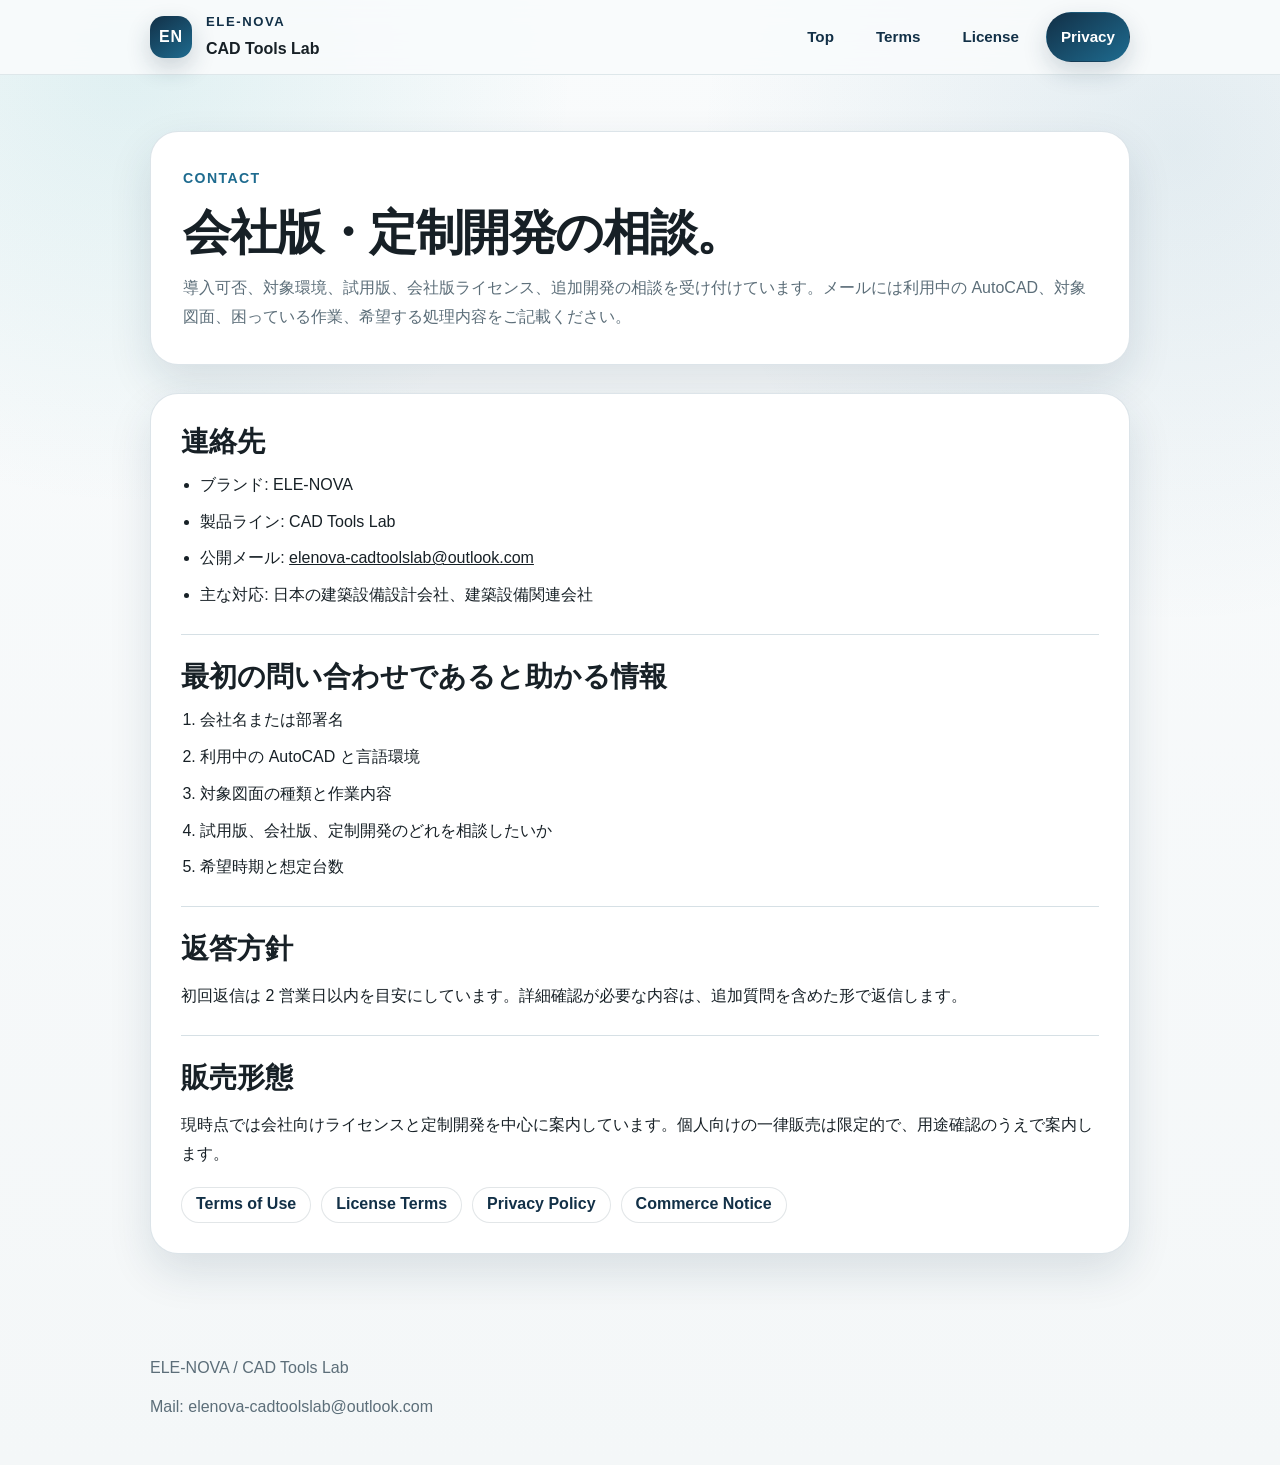
<file: contact.html>
<!doctype html>
<html lang="ja">
<head>
  <meta charset="utf-8">
  <meta name="viewport" content="width=device-width, initial-scale=1">
  <title>お問い合わせ | CAD Tools Lab</title>
  <meta name="description" content="ELE-NOVA / CAD Tools Lab の会社版、試用版、定制開発に関する問い合わせ窓口。">
  <link rel="stylesheet" href="legal.css">
</head>
<body>
  <header>
    <div class="shell header-inner">
      <a class="brand" href="index.html" aria-label="CAD Tools Lab top">
        <span class="mark">EN</span>
        <span class="brand-text">
          <span class="brand-parent">ELE-NOVA</span>
          <span class="brand-product">CAD Tools Lab</span>
        </span>
      </a>
      <nav aria-label="Contact navigation">
        <a href="index.html">Top</a>
        <a href="terms.html">Terms</a>
        <a href="license.html">License</a>
        <a class="nav-cta" href="privacy.html">Privacy</a>
      </nav>
    </div>
  </header>

  <main>
    <div class="shell">
      <section class="hero-card">
        <span class="eyebrow">Contact</span>
        <h1>会社版・定制開発の相談。</h1>
        <p class="lead">導入可否、対象環境、試用版、会社版ライセンス、追加開発の相談を受け付けています。メールには利用中の AutoCAD、対象図面、困っている作業、希望する処理内容をご記載ください。</p>
      </section>

      <section class="content-card">
        <div class="section">
          <h2>連絡先</h2>
          <ul>
            <li>ブランド: ELE-NOVA</li>
            <li>製品ライン: CAD Tools Lab</li>
            <li>公開メール: <a href="mailto:elenova-cadtoolslab@outlook.com">elenova-cadtoolslab@outlook.com</a></li>
            <li>主な対応: 日本の建築設備設計会社、建築設備関連会社</li>
          </ul>
        </div>

        <div class="section">
          <h2>最初の問い合わせであると助かる情報</h2>
          <ol>
            <li>会社名または部署名</li>
            <li>利用中の AutoCAD と言語環境</li>
            <li>対象図面の種類と作業内容</li>
            <li>試用版、会社版、定制開発のどれを相談したいか</li>
            <li>希望時期と想定台数</li>
          </ol>
        </div>

        <div class="section">
          <h2>返答方針</h2>
          <p>初回返信は 2 営業日以内を目安にしています。詳細確認が必要な内容は、追加質問を含めた形で返信します。</p>
        </div>

        <div class="section">
          <h2>販売形態</h2>
          <p>現時点では会社向けライセンスと定制開発を中心に案内しています。個人向けの一律販売は限定的で、用途確認のうえで案内します。</p>
        </div>

        <div class="footer-links">
          <a href="terms.html">Terms of Use</a>
          <a href="license.html">License Terms</a>
          <a href="privacy.html">Privacy Policy</a>
          <a href="tokutei.html">Commerce Notice</a>
        </div>
      </section>
    </div>
  </main>

  <footer>
    <div class="shell">
      <div>ELE-NOVA / CAD Tools Lab</div>
      <div>Mail: elenova-cadtoolslab@outlook.com</div>
    </div>
  </footer>
</body>
</html>
</file>
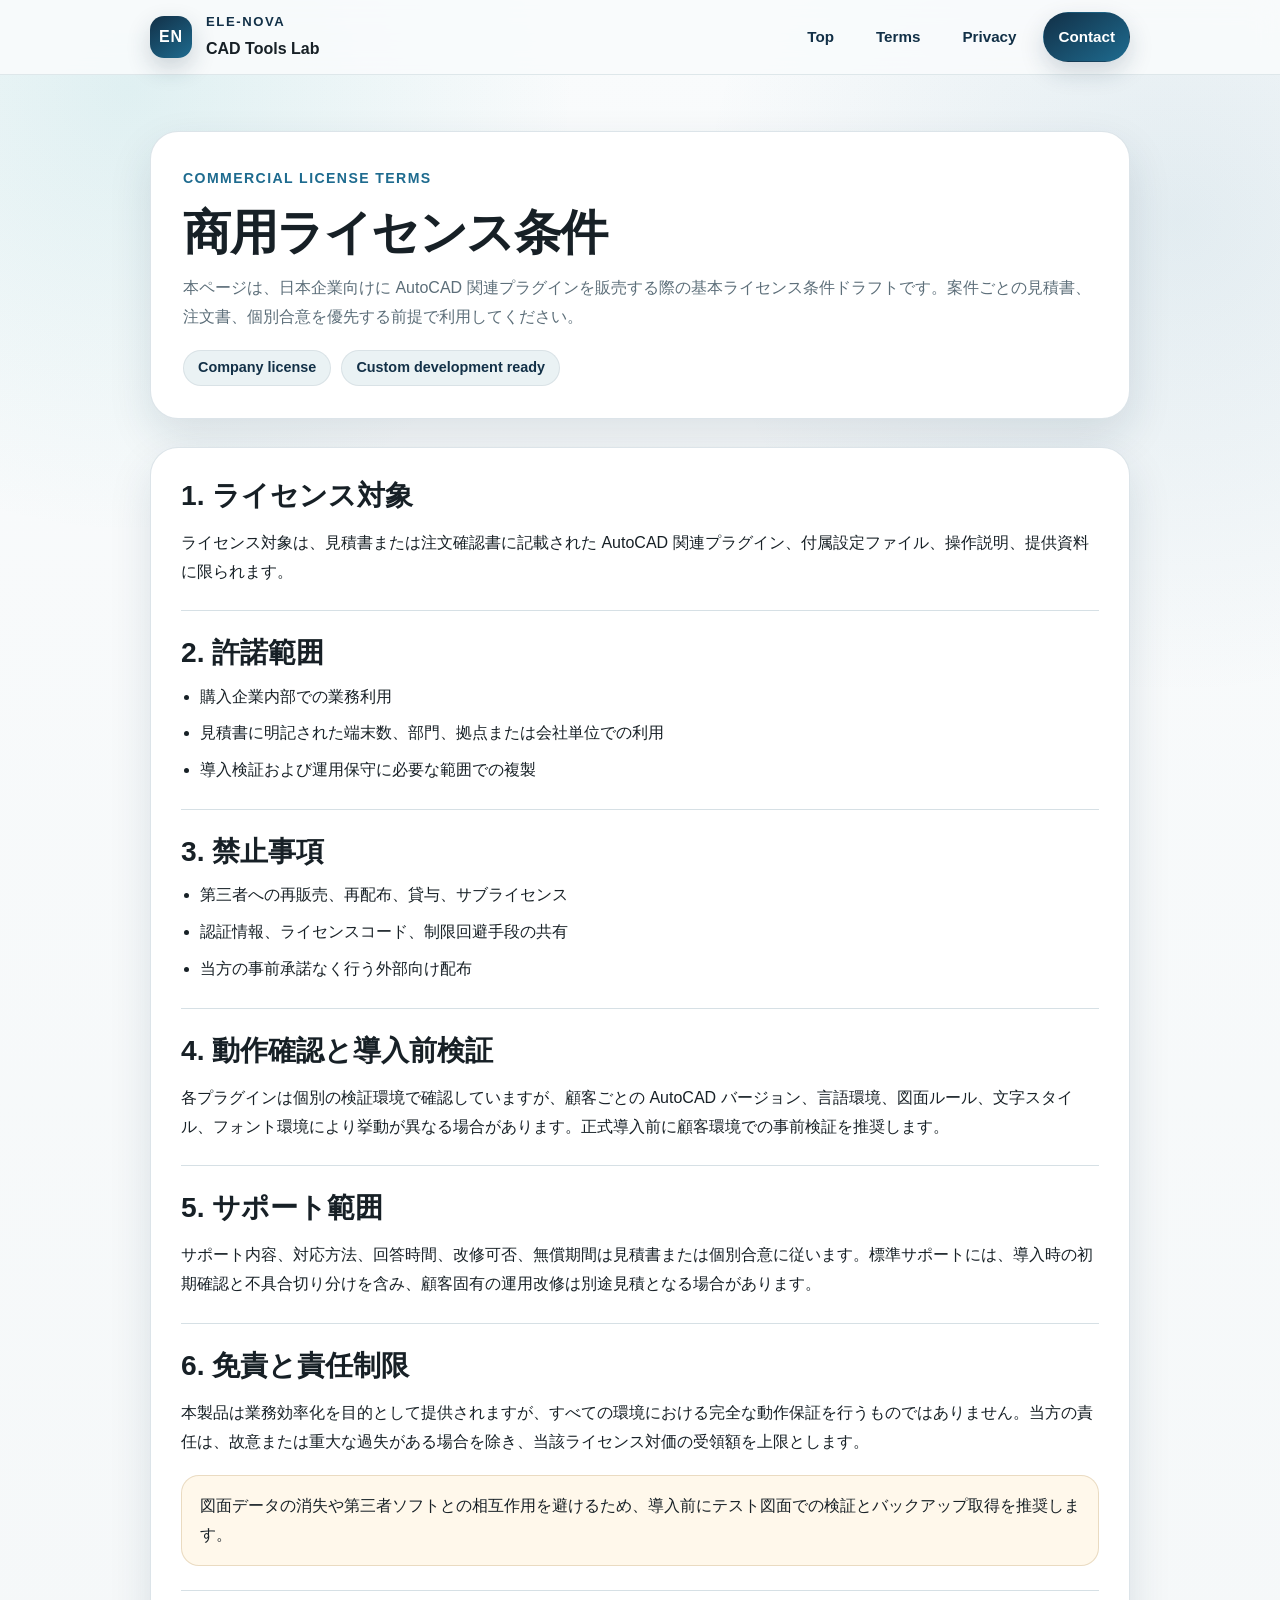
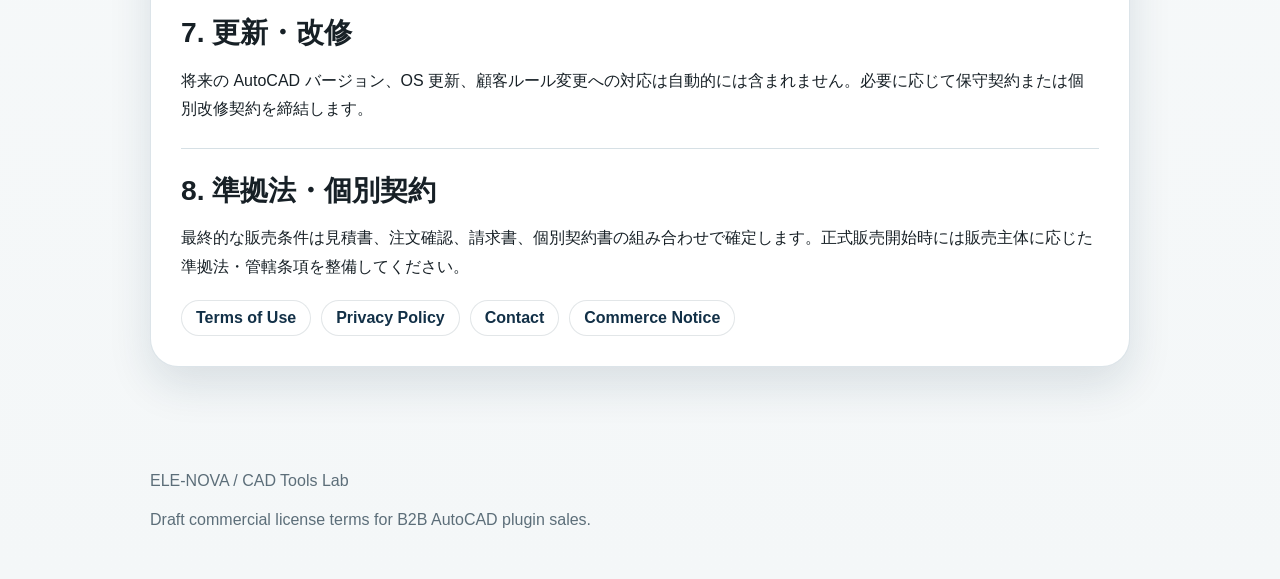
<file: license.html>
<!doctype html>
<html lang="ja">
<head>
  <meta charset="utf-8">
  <meta name="viewport" content="width=device-width, initial-scale=1">
  <title>ライセンス条件 | CAD Tools Lab</title>
  <meta name="description" content="ELE-NOVA / CAD Tools Lab の商用ライセンス条件ドラフト。">
  <link rel="stylesheet" href="legal.css">
</head>
<body>
  <header>
    <div class="shell header-inner">
      <a class="brand" href="index.html" aria-label="CAD Tools Lab top">
        <span class="mark">EN</span>
        <span class="brand-text">
          <span class="brand-parent">ELE-NOVA</span>
          <span class="brand-product">CAD Tools Lab</span>
        </span>
      </a>
      <nav aria-label="Legal navigation">
        <a href="index.html">Top</a>
        <a href="terms.html">Terms</a>
        <a href="privacy.html">Privacy</a>
        <a class="nav-cta" href="contact.html">Contact</a>
      </nav>
    </div>
  </header>

  <main>
    <div class="shell">
      <section class="hero-card">
        <span class="eyebrow">Commercial License Terms</span>
        <h1>商用ライセンス条件</h1>
        <p class="lead">本ページは、日本企業向けに AutoCAD 関連プラグインを販売する際の基本ライセンス条件ドラフトです。案件ごとの見積書、注文書、個別合意を優先する前提で利用してください。</p>
        <div class="meta">
          <span class="badge">Company license</span>
          <span class="badge">Custom development ready</span>
        </div>
      </section>

      <section class="content-card">
        <div class="section">
          <h2>1. ライセンス対象</h2>
          <p>ライセンス対象は、見積書または注文確認書に記載された AutoCAD 関連プラグイン、付属設定ファイル、操作説明、提供資料に限られます。</p>
        </div>

        <div class="section">
          <h2>2. 許諾範囲</h2>
          <ul>
            <li>購入企業内部での業務利用</li>
            <li>見積書に明記された端末数、部門、拠点または会社単位での利用</li>
            <li>導入検証および運用保守に必要な範囲での複製</li>
          </ul>
        </div>

        <div class="section">
          <h2>3. 禁止事項</h2>
          <ul>
            <li>第三者への再販売、再配布、貸与、サブライセンス</li>
            <li>認証情報、ライセンスコード、制限回避手段の共有</li>
            <li>当方の事前承諾なく行う外部向け配布</li>
          </ul>
        </div>

        <div class="section">
          <h2>4. 動作確認と導入前検証</h2>
          <p>各プラグインは個別の検証環境で確認していますが、顧客ごとの AutoCAD バージョン、言語環境、図面ルール、文字スタイル、フォント環境により挙動が異なる場合があります。正式導入前に顧客環境での事前検証を推奨します。</p>
        </div>

        <div class="section">
          <h2>5. サポート範囲</h2>
          <p>サポート内容、対応方法、回答時間、改修可否、無償期間は見積書または個別合意に従います。標準サポートには、導入時の初期確認と不具合切り分けを含み、顧客固有の運用改修は別途見積となる場合があります。</p>
        </div>

        <div class="section">
          <h2>6. 免責と責任制限</h2>
          <p>本製品は業務効率化を目的として提供されますが、すべての環境における完全な動作保証を行うものではありません。当方の責任は、故意または重大な過失がある場合を除き、当該ライセンス対価の受領額を上限とします。</p>
          <div class="callout warn">図面データの消失や第三者ソフトとの相互作用を避けるため、導入前にテスト図面での検証とバックアップ取得を推奨します。</div>
        </div>

        <div class="section">
          <h2>7. 更新・改修</h2>
          <p>将来の AutoCAD バージョン、OS 更新、顧客ルール変更への対応は自動的には含まれません。必要に応じて保守契約または個別改修契約を締結します。</p>
        </div>

        <div class="section">
          <h2>8. 準拠法・個別契約</h2>
          <p>最終的な販売条件は見積書、注文確認、請求書、個別契約書の組み合わせで確定します。正式販売開始時には販売主体に応じた準拠法・管轄条項を整備してください。</p>
        </div>

        <div class="footer-links">
          <a href="terms.html">Terms of Use</a>
          <a href="privacy.html">Privacy Policy</a>
          <a href="contact.html">Contact</a>
          <a href="tokutei.html">Commerce Notice</a>
        </div>
      </section>
    </div>
  </main>

  <footer>
    <div class="shell">
      <div>ELE-NOVA / CAD Tools Lab</div>
      <div>Draft commercial license terms for B2B AutoCAD plugin sales.</div>
    </div>
  </footer>
</body>
</html>
</file>
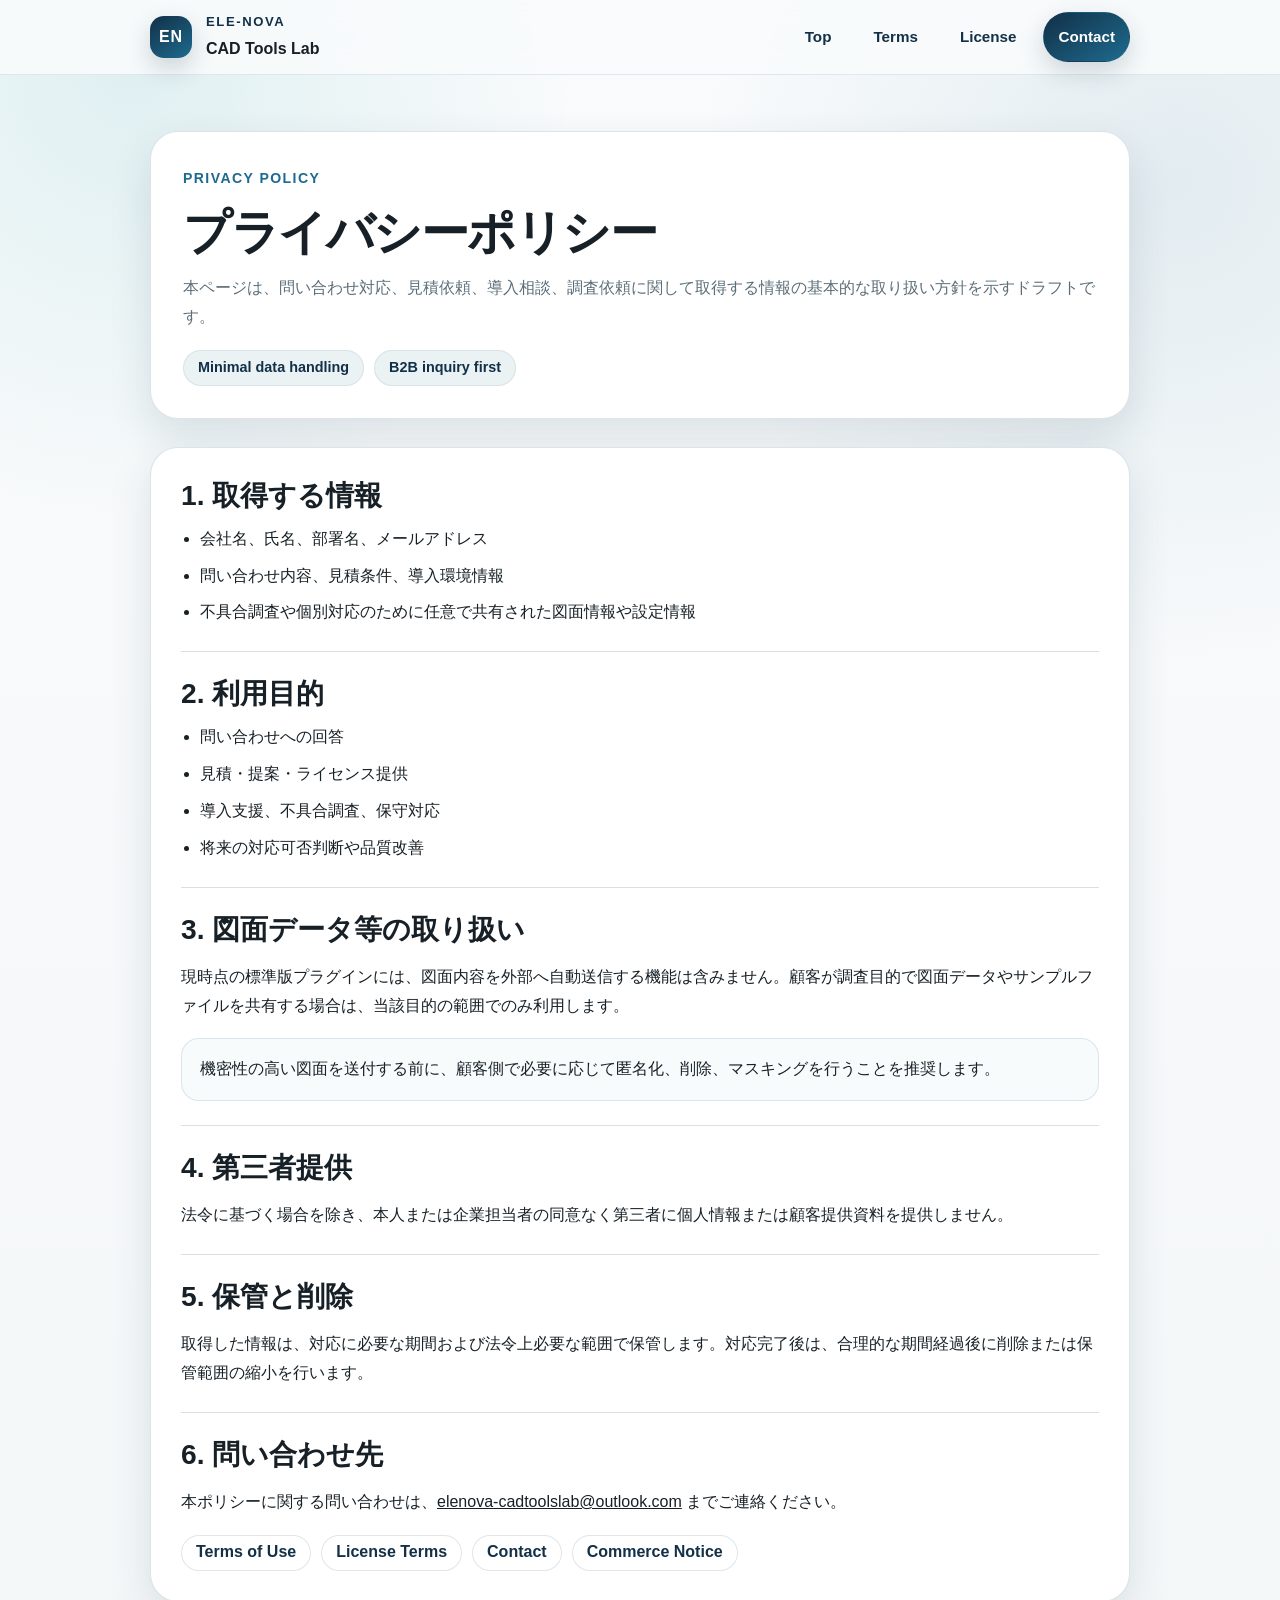
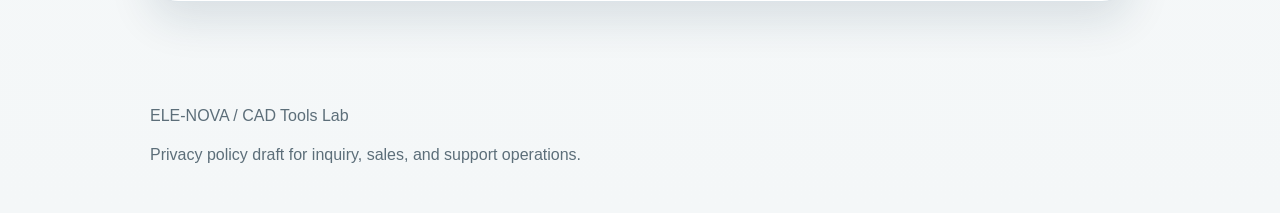
<file: privacy.html>
<!doctype html>
<html lang="ja">
<head>
  <meta charset="utf-8">
  <meta name="viewport" content="width=device-width, initial-scale=1">
  <title>プライバシーポリシー | CAD Tools Lab</title>
  <meta name="description" content="ELE-NOVA / CAD Tools Lab のプライバシーポリシー。">
  <link rel="stylesheet" href="legal.css">
</head>
<body>
  <header>
    <div class="shell header-inner">
      <a class="brand" href="index.html" aria-label="CAD Tools Lab top">
        <span class="mark">EN</span>
        <span class="brand-text">
          <span class="brand-parent">ELE-NOVA</span>
          <span class="brand-product">CAD Tools Lab</span>
        </span>
      </a>
      <nav aria-label="Legal navigation">
        <a href="index.html">Top</a>
        <a href="terms.html">Terms</a>
        <a href="license.html">License</a>
        <a class="nav-cta" href="contact.html">Contact</a>
      </nav>
    </div>
  </header>

  <main>
    <div class="shell">
      <section class="hero-card">
        <span class="eyebrow">Privacy Policy</span>
        <h1>プライバシーポリシー</h1>
        <p class="lead">本ページは、問い合わせ対応、見積依頼、導入相談、調査依頼に関して取得する情報の基本的な取り扱い方針を示すドラフトです。</p>
        <div class="meta">
          <span class="badge">Minimal data handling</span>
          <span class="badge">B2B inquiry first</span>
        </div>
      </section>

      <section class="content-card">
        <div class="section">
          <h2>1. 取得する情報</h2>
          <ul>
            <li>会社名、氏名、部署名、メールアドレス</li>
            <li>問い合わせ内容、見積条件、導入環境情報</li>
            <li>不具合調査や個別対応のために任意で共有された図面情報や設定情報</li>
          </ul>
        </div>

        <div class="section">
          <h2>2. 利用目的</h2>
          <ul>
            <li>問い合わせへの回答</li>
            <li>見積・提案・ライセンス提供</li>
            <li>導入支援、不具合調査、保守対応</li>
            <li>将来の対応可否判断や品質改善</li>
          </ul>
        </div>

        <div class="section">
          <h2>3. 図面データ等の取り扱い</h2>
          <p>現時点の標準版プラグインには、図面内容を外部へ自動送信する機能は含みません。顧客が調査目的で図面データやサンプルファイルを共有する場合は、当該目的の範囲でのみ利用します。</p>
          <div class="callout">機密性の高い図面を送付する前に、顧客側で必要に応じて匿名化、削除、マスキングを行うことを推奨します。</div>
        </div>

        <div class="section">
          <h2>4. 第三者提供</h2>
          <p>法令に基づく場合を除き、本人または企業担当者の同意なく第三者に個人情報または顧客提供資料を提供しません。</p>
        </div>

        <div class="section">
          <h2>5. 保管と削除</h2>
          <p>取得した情報は、対応に必要な期間および法令上必要な範囲で保管します。対応完了後は、合理的な期間経過後に削除または保管範囲の縮小を行います。</p>
        </div>

        <div class="section">
          <h2>6. 問い合わせ先</h2>
          <p>本ポリシーに関する問い合わせは、<a href="mailto:elenova-cadtoolslab@outlook.com">elenova-cadtoolslab@outlook.com</a> までご連絡ください。</p>
        </div>

        <div class="footer-links">
          <a href="terms.html">Terms of Use</a>
          <a href="license.html">License Terms</a>
          <a href="contact.html">Contact</a>
          <a href="tokutei.html">Commerce Notice</a>
        </div>
      </section>
    </div>
  </main>

  <footer>
    <div class="shell">
      <div>ELE-NOVA / CAD Tools Lab</div>
      <div>Privacy policy draft for inquiry, sales, and support operations.</div>
    </div>
  </footer>
</body>
</html>
</file>
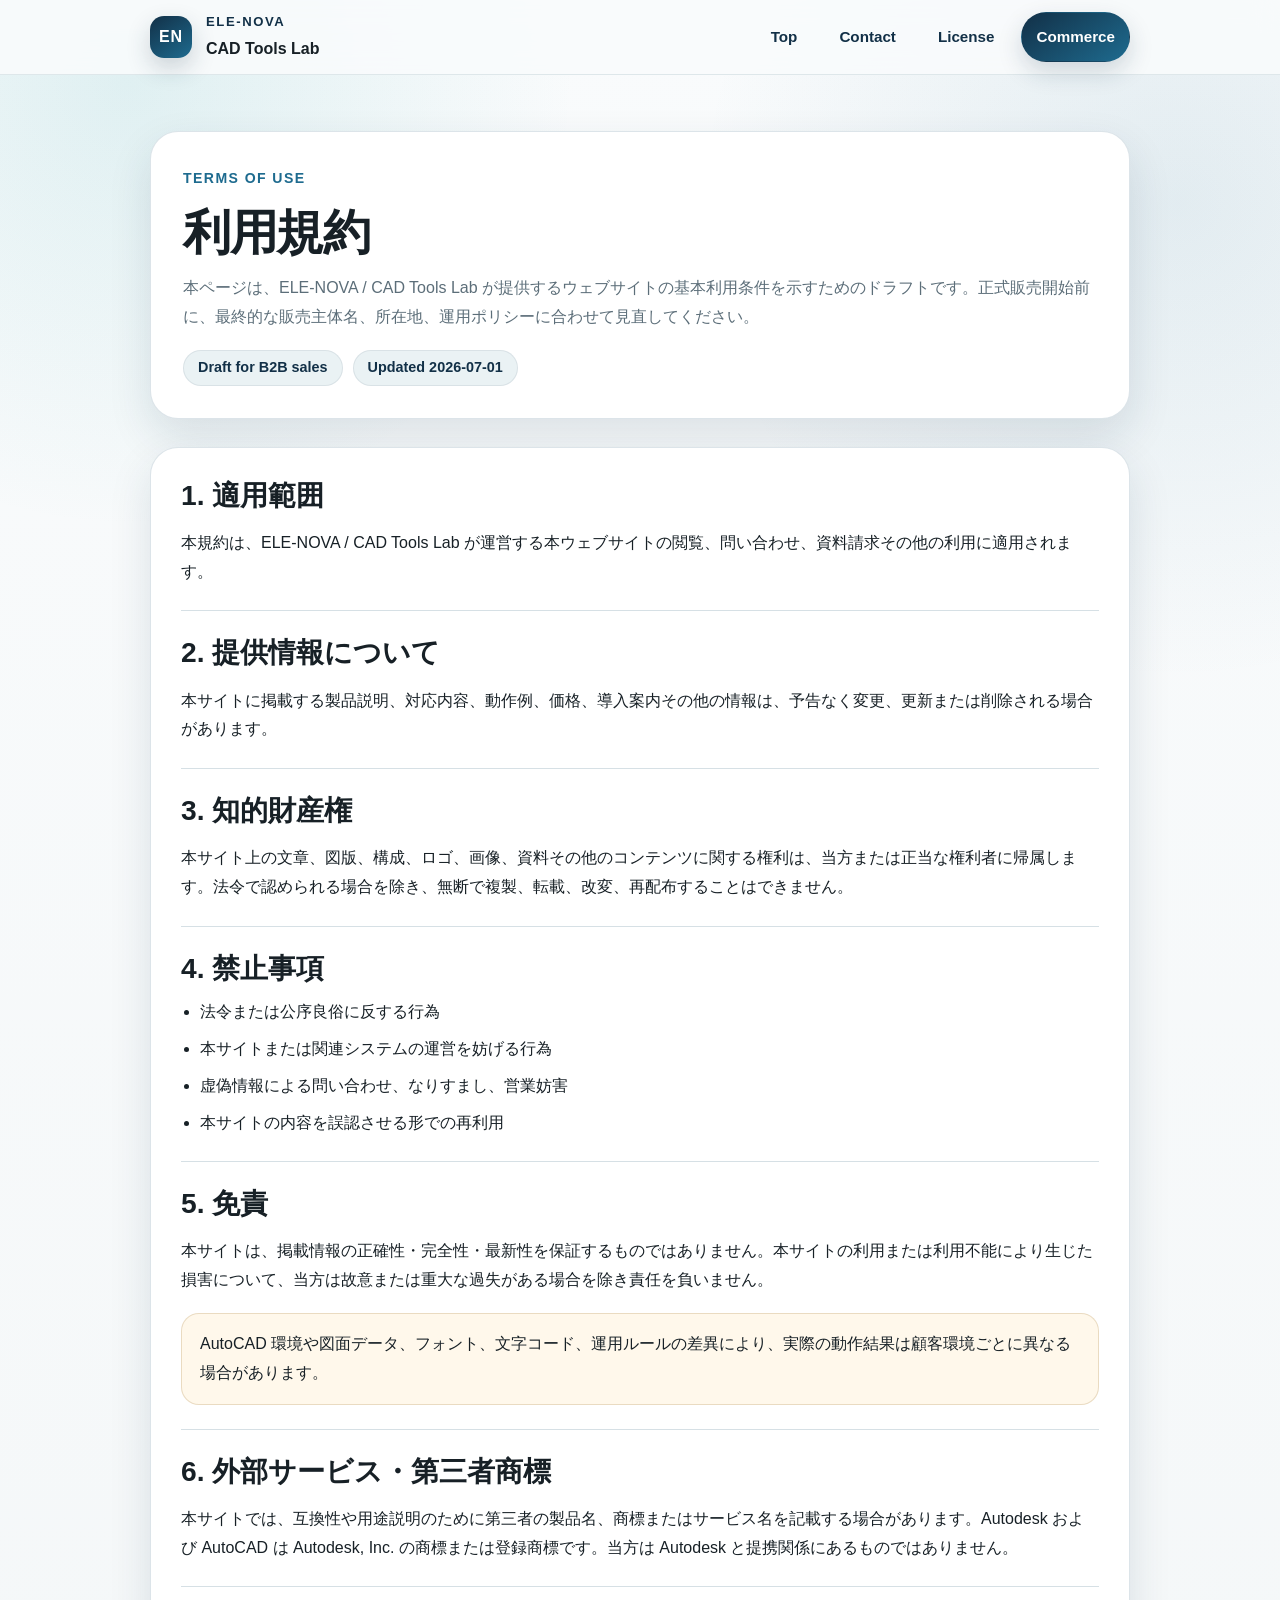
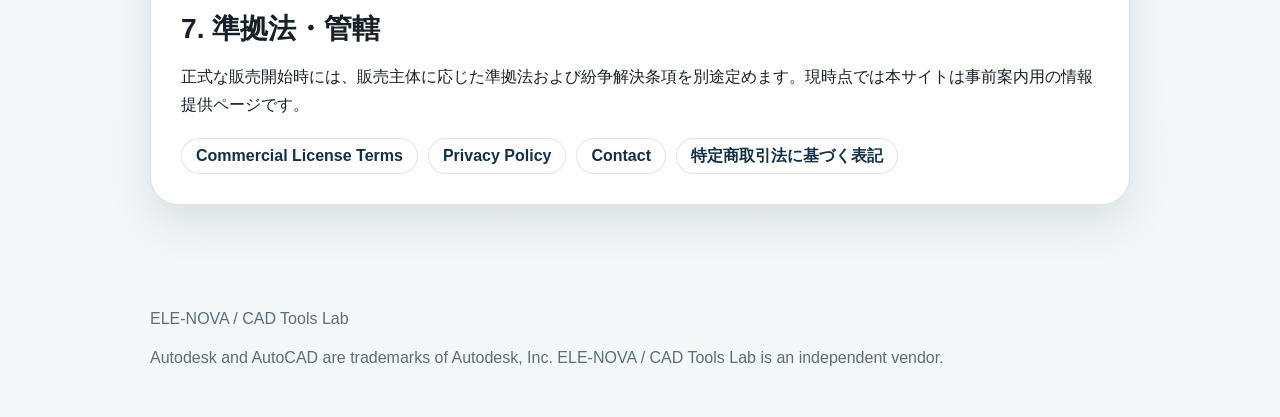
<file: terms.html>
<!doctype html>
<html lang="ja">
<head>
  <meta charset="utf-8">
  <meta name="viewport" content="width=device-width, initial-scale=1">
  <title>利用規約 | CAD Tools Lab</title>
  <meta name="description" content="ELE-NOVA / CAD Tools Lab のサイト利用規約。">
  <link rel="stylesheet" href="legal.css">
</head>
<body>
  <header>
    <div class="shell header-inner">
      <a class="brand" href="index.html" aria-label="CAD Tools Lab top">
        <span class="mark">EN</span>
        <span class="brand-text">
          <span class="brand-parent">ELE-NOVA</span>
          <span class="brand-product">CAD Tools Lab</span>
        </span>
      </a>
      <nav aria-label="Legal navigation">
        <a href="index.html">Top</a>
        <a href="contact.html">Contact</a>
        <a href="license.html">License</a>
        <a class="nav-cta" href="tokutei.html">Commerce</a>
      </nav>
    </div>
  </header>

  <main>
    <div class="shell">
      <section class="hero-card">
        <span class="eyebrow">Terms of Use</span>
        <h1>利用規約</h1>
        <p class="lead">本ページは、ELE-NOVA / CAD Tools Lab が提供するウェブサイトの基本利用条件を示すためのドラフトです。正式販売開始前に、最終的な販売主体名、所在地、運用ポリシーに合わせて見直してください。</p>
        <div class="meta">
          <span class="badge">Draft for B2B sales</span>
          <span class="badge">Updated 2026-07-01</span>
        </div>
      </section>

      <section class="content-card">
        <div class="section">
          <h2>1. 適用範囲</h2>
          <p>本規約は、ELE-NOVA / CAD Tools Lab が運営する本ウェブサイトの閲覧、問い合わせ、資料請求その他の利用に適用されます。</p>
        </div>

        <div class="section">
          <h2>2. 提供情報について</h2>
          <p>本サイトに掲載する製品説明、対応内容、動作例、価格、導入案内その他の情報は、予告なく変更、更新または削除される場合があります。</p>
        </div>

        <div class="section">
          <h2>3. 知的財産権</h2>
          <p>本サイト上の文章、図版、構成、ロゴ、画像、資料その他のコンテンツに関する権利は、当方または正当な権利者に帰属します。法令で認められる場合を除き、無断で複製、転載、改変、再配布することはできません。</p>
        </div>

        <div class="section">
          <h2>4. 禁止事項</h2>
          <ul>
            <li>法令または公序良俗に反する行為</li>
            <li>本サイトまたは関連システムの運営を妨げる行為</li>
            <li>虚偽情報による問い合わせ、なりすまし、営業妨害</li>
            <li>本サイトの内容を誤認させる形での再利用</li>
          </ul>
        </div>

        <div class="section">
          <h2>5. 免責</h2>
          <p>本サイトは、掲載情報の正確性・完全性・最新性を保証するものではありません。本サイトの利用または利用不能により生じた損害について、当方は故意または重大な過失がある場合を除き責任を負いません。</p>
          <div class="callout warn">AutoCAD 環境や図面データ、フォント、文字コード、運用ルールの差異により、実際の動作結果は顧客環境ごとに異なる場合があります。</div>
        </div>

        <div class="section">
          <h2>6. 外部サービス・第三者商標</h2>
          <p>本サイトでは、互換性や用途説明のために第三者の製品名、商標またはサービス名を記載する場合があります。Autodesk および AutoCAD は Autodesk, Inc. の商標または登録商標です。当方は Autodesk と提携関係にあるものではありません。</p>
        </div>

        <div class="section">
          <h2>7. 準拠法・管轄</h2>
          <p>正式な販売開始時には、販売主体に応じた準拠法および紛争解決条項を別途定めます。現時点では本サイトは事前案内用の情報提供ページです。</p>
        </div>

        <div class="footer-links">
          <a href="license.html">Commercial License Terms</a>
          <a href="privacy.html">Privacy Policy</a>
          <a href="contact.html">Contact</a>
          <a href="tokutei.html">特定商取引法に基づく表記</a>
        </div>
      </section>
    </div>
  </main>

  <footer>
    <div class="shell">
      <div>ELE-NOVA / CAD Tools Lab</div>
      <div>Autodesk and AutoCAD are trademarks of Autodesk, Inc. ELE-NOVA / CAD Tools Lab is an independent vendor.</div>
    </div>
  </footer>
</body>
</html>
</file>
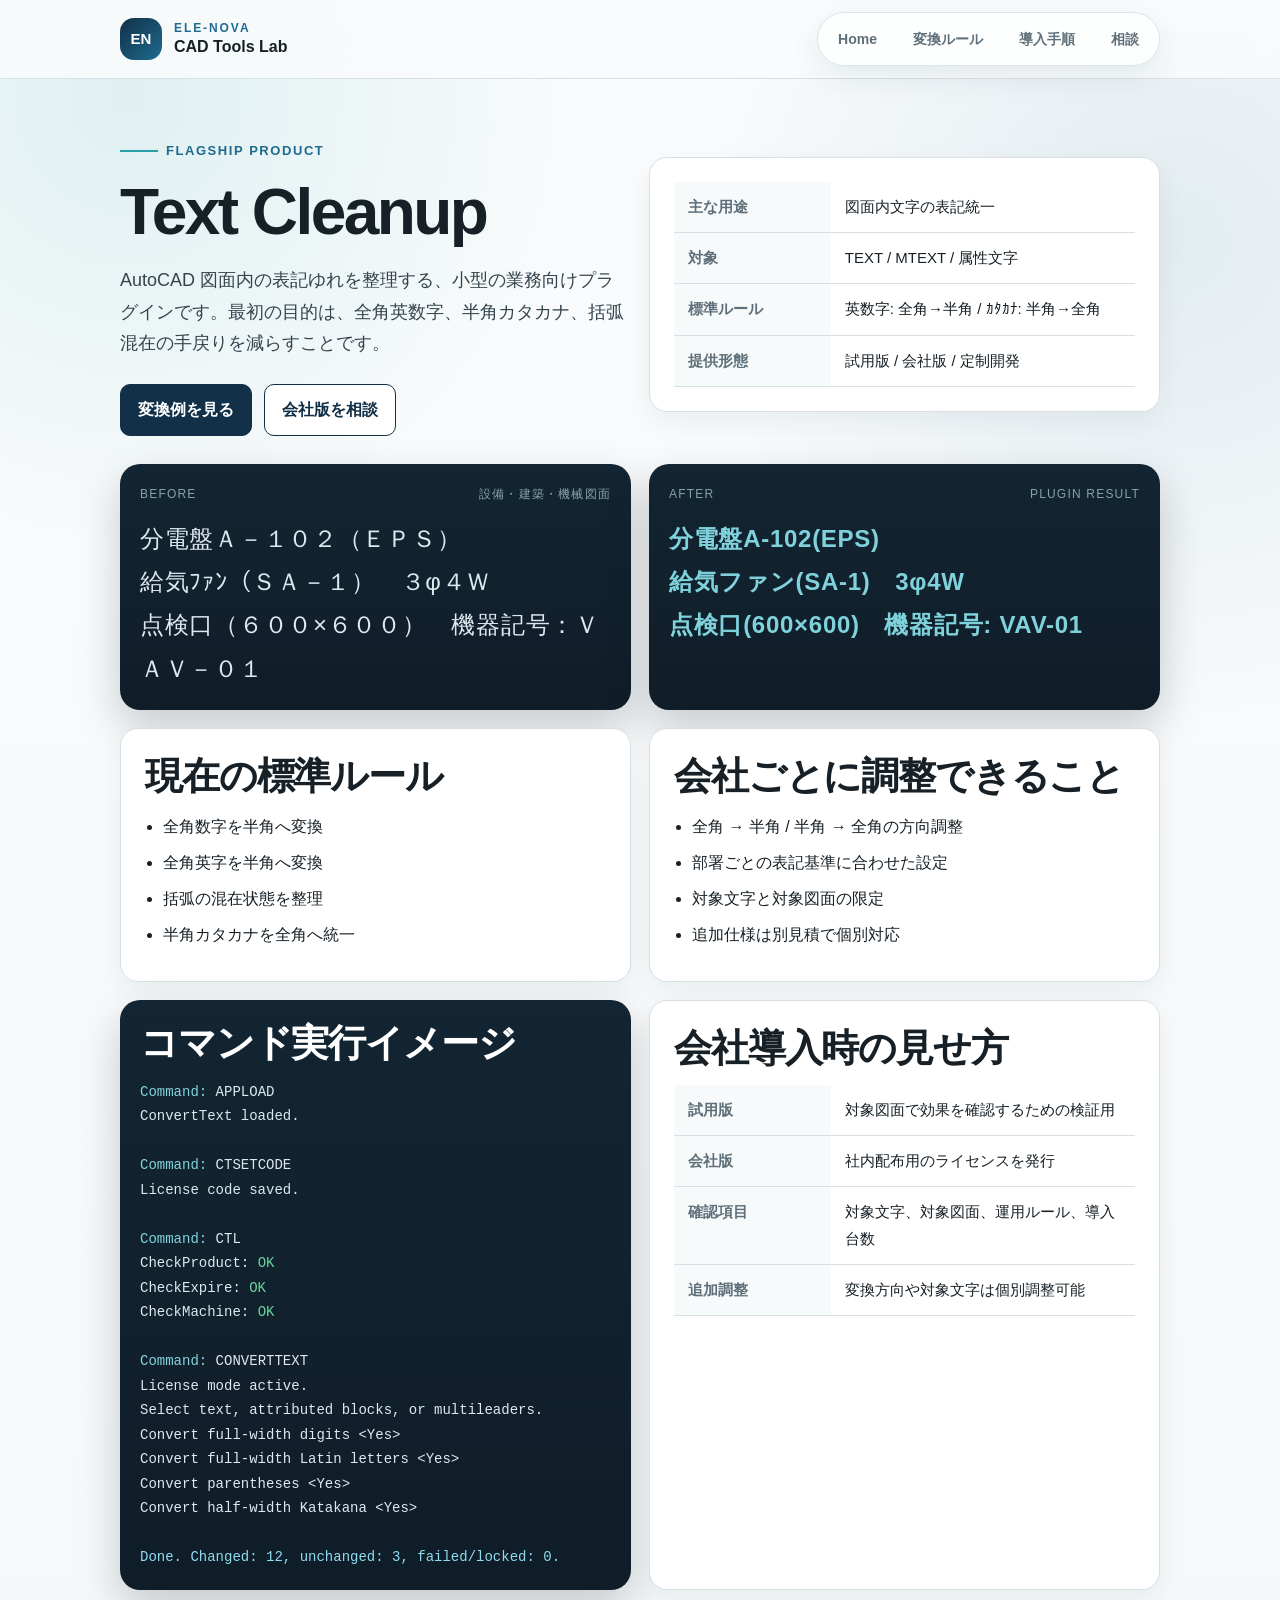
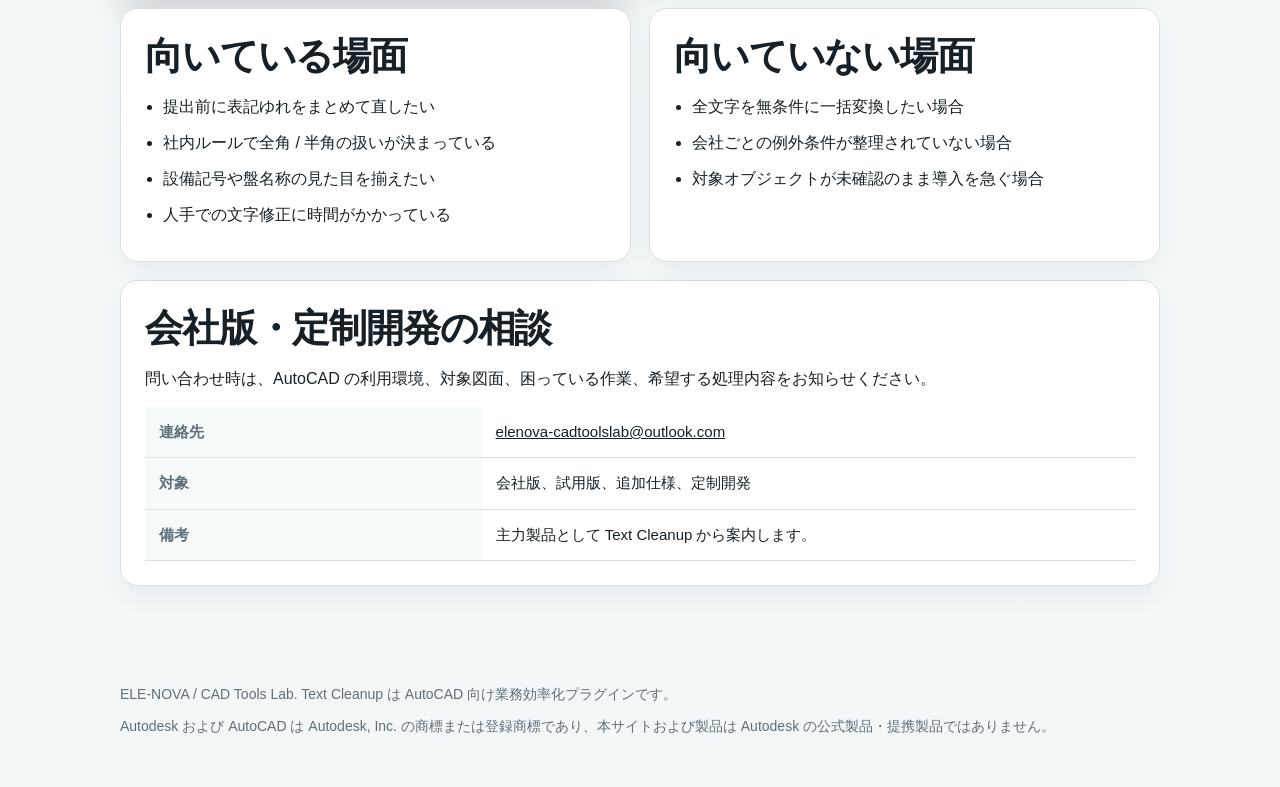
<file: text-cleanup.html>
<!doctype html>
<html lang="ja">
<head>
  <meta charset="utf-8">
  <meta name="viewport" content="width=device-width, initial-scale=1">
  <title>Text Cleanup | CAD Tools Lab</title>
  <meta name="description" content="Text Cleanup は、AutoCAD 図面内の全角英数字、半角カタカナ、括弧の混在を整理する業務向けプラグインです。">
  <style>
    :root {
      --bg: #f4f7f8;
      --panel: #ffffff;
      --ink: #172026;
      --muted: #5f707a;
      --line: #d7e0e5;
      --navy: #123047;
      --blue: #1e6b8f;
      --cyan: #28a0a8;
      --soft: #eaf2f4;
      --ok: #1d7b5c;
      --console: #132532;
      --console-2: #0f1d28;
      --shadow: 0 18px 44px rgba(18, 48, 71, .12);
    }

    * { box-sizing: border-box; }
    body {
      margin: 0;
      color: var(--ink);
      background:
        radial-gradient(circle at 10% 4%, rgba(40, 160, 168, .12), transparent 28rem),
        radial-gradient(circle at 92% 10%, rgba(30, 107, 143, .10), transparent 30rem),
        linear-gradient(180deg, #f9fbfc 0%, var(--bg) 100%);
      font-family: "Yu Gothic", "BIZ UDPGothic", "Hiragino Kaku Gothic ProN", sans-serif;
      line-height: 1.75;
    }
    .shell { width: min(1040px, calc(100% - 36px)); margin: 0 auto; }
    a { color: inherit; }
    header {
      position: sticky;
      top: 0;
      z-index: 20;
      background: rgba(249, 251, 252, .9);
      backdrop-filter: blur(14px);
      border-bottom: 1px solid var(--line);
    }
    .header-inner {
      min-height: 78px;
      display: flex;
      align-items: center;
      justify-content: space-between;
      gap: 20px;
    }
    .brand {
      display: inline-flex;
      align-items: center;
      gap: 12px;
      text-decoration: none;
    }
    .mark {
      width: 42px;
      height: 42px;
      display: grid;
      place-items: center;
      color: white;
      background: linear-gradient(135deg, var(--navy), var(--blue));
      border-radius: 14px;
      font-size: 15px;
      font-weight: 800;
    }
    .brand-text {
      display: grid;
      gap: 2px;
      line-height: 1.15;
    }
    .brand-parent {
      color: var(--blue);
      font-size: 12px;
      font-weight: 900;
      letter-spacing: .16em;
      text-transform: uppercase;
    }
    .brand-product {
      color: var(--ink);
      font-size: 16px;
      font-weight: 900;
    }
    nav {
      display: flex;
      align-items: center;
      gap: 8px;
      padding: 6px;
      border: 1px solid rgba(30, 107, 143, .16);
      border-radius: 999px;
      background: rgba(255, 255, 255, .78);
      box-shadow: 0 12px 30px rgba(18, 48, 71, .08);
      font-size: 14px;
    }
    nav a {
      display: inline-flex;
      align-items: center;
      min-height: 36px;
      padding: 8px 14px;
      border-radius: 999px;
      text-decoration: none;
      color: var(--muted);
      font-weight: 800;
    }
    nav a:hover {
      color: var(--navy);
      background: var(--soft);
    }
    main { padding: 54px 0 72px; }
    .eyebrow {
      display: inline-flex;
      gap: 8px;
      align-items: center;
      color: var(--blue);
      font-size: 13px;
      font-weight: 800;
      letter-spacing: .12em;
      text-transform: uppercase;
    }
    .eyebrow:before {
      content: "";
      width: 38px;
      height: 2px;
      background: var(--cyan);
    }
    .hero,
    .split,
    .grid-2 {
      display: grid;
      grid-template-columns: repeat(2, 1fr);
      gap: 18px;
    }
    .hero {
      align-items: center;
      margin-bottom: 28px;
    }
    h1 {
      margin: 16px 0 18px;
      font-size: clamp(34px, 5vw, 64px);
      line-height: 1.08;
      letter-spacing: -.04em;
    }
    h2 {
      margin: 0 0 14px;
      font-size: clamp(26px, 3vw, 40px);
      line-height: 1.2;
      letter-spacing: -.03em;
    }
    h3 { margin: 0 0 8px; }
    p { margin: 0 0 14px; }
    .lead { color: #34444d; font-size: 18px; }
    .card {
      padding: 24px;
      border: 1px solid var(--line);
      border-radius: 18px;
      background: var(--panel);
      box-shadow: 0 10px 28px rgba(18, 48, 71, .06);
    }
    .panel-dark {
      padding: 20px;
      border-radius: 20px;
      background: linear-gradient(180deg, var(--console) 0%, var(--console-2) 100%);
      color: #dce9ef;
      box-shadow: 0 18px 44px rgba(9, 17, 23, .2);
    }
    .sample-head {
      display: flex;
      justify-content: space-between;
      color: #87a0af;
      font-size: 12px;
      text-transform: uppercase;
      letter-spacing: .1em;
      margin-bottom: 12px;
    }
    .sample-text {
      font-size: 24px;
      line-height: 1.8;
      white-space: pre-line;
      letter-spacing: .03em;
    }
    .sample-text.after { color: #7fd2dc; font-weight: 700; }
    .list {
      margin: 0;
      padding-left: 18px;
    }
    .list li { margin-bottom: 8px; }
    .console {
      font-family: Consolas, "Courier New", monospace;
      font-size: 14px;
      white-space: pre-wrap;
      line-height: 1.75;
    }
    .prompt { color: #81d4dd; }
    .ok { color: #69d39b; }
    .result { color: #8fdcf2; }
    .table {
      width: 100%;
      border-collapse: collapse;
      font-size: 15px;
    }
    .table th,
    .table td {
      padding: 12px 14px;
      text-align: left;
      border-bottom: 1px solid var(--line);
      vertical-align: top;
    }
    .table th {
      color: var(--muted);
      font-weight: 800;
      width: 34%;
      background: #f7fafb;
    }
    section + section { margin-top: 18px; }
    .button {
      display: inline-flex;
      align-items: center;
      justify-content: center;
      min-height: 46px;
      padding: 11px 17px;
      border: 1px solid var(--navy);
      border-radius: 10px;
      text-decoration: none;
      font-weight: 700;
      background: white;
      color: var(--navy);
    }
    .button.primary {
      color: white;
      background: var(--navy);
    }
    .actions {
      display: flex;
      flex-wrap: wrap;
      gap: 12px;
      margin-top: 24px;
    }
    footer {
      padding: 24px 0 48px;
      color: var(--muted);
      font-size: 14px;
    }
    @media (max-width: 880px) {
      .hero,
      .split,
      .grid-2 {
        grid-template-columns: 1fr;
      }
      .header-inner {
        min-height: auto;
        padding: 14px 0;
        flex-direction: column;
        align-items: flex-start;
      }
      nav {
        width: 100%;
        overflow-x: auto;
      }
    }
  </style>
</head>
<body>
  <header>
    <div class="shell header-inner">
      <a class="brand" href="index.html" aria-label="CAD Tools Lab top">
        <span class="mark">EN</span>
        <span class="brand-text">
          <span class="brand-parent">ELE-NOVA</span>
          <span class="brand-product">CAD Tools Lab</span>
        </span>
      </a>
      <nav aria-label="Product navigation">
        <a href="index.html">Home</a>
        <a href="#rules">変換ルール</a>
        <a href="#workflow">導入手順</a>
        <a href="#contact">相談</a>
      </nav>
    </div>
  </header>

  <main>
    <div class="shell">
      <div class="hero">
        <div>
          <span class="eyebrow">Flagship Product</span>
          <h1>Text Cleanup</h1>
          <p class="lead">AutoCAD 図面内の表記ゆれを整理する、小型の業務向けプラグインです。最初の目的は、全角英数字、半角カタカナ、括弧混在の手戻りを減らすことです。</p>
          <div class="actions">
            <a class="button primary" href="#sample">変換例を見る</a>
            <a class="button" href="#contact">会社版を相談</a>
          </div>
        </div>
        <div class="card">
          <table class="table">
            <tr>
              <th>主な用途</th>
              <td>図面内文字の表記統一</td>
            </tr>
            <tr>
              <th>対象</th>
              <td>TEXT / MTEXT / 属性文字</td>
            </tr>
            <tr>
              <th>標準ルール</th>
              <td>英数字: 全角→半角 / ｶﾀｶﾅ: 半角→全角</td>
            </tr>
            <tr>
              <th>提供形態</th>
              <td>試用版 / 会社版 / 定制開発</td>
            </tr>
          </table>
        </div>
      </div>

      <section id="sample">
        <div class="split">
          <div class="panel-dark">
            <div class="sample-head">
              <span>Before</span>
              <span>設備・建築・機械図面</span>
            </div>
            <div class="sample-text">分電盤Ａ－１０２（ＥＰＳ）
給気ﾌｧﾝ（ＳＡ－１）　３φ４Ｗ
点検口（６００×６００）　機器記号：ＶＡＶ－０１</div>
          </div>
          <div class="panel-dark">
            <div class="sample-head">
              <span>After</span>
              <span>Plugin Result</span>
            </div>
            <div class="sample-text after">分電盤A-102(EPS)
給気ファン(SA-1)　3φ4W
点検口(600×600)　機器記号: VAV-01</div>
          </div>
        </div>
      </section>

      <section id="rules">
        <div class="grid-2">
          <div class="card">
            <h2>現在の標準ルール</h2>
            <ul class="list">
              <li>全角数字を半角へ変換</li>
              <li>全角英字を半角へ変換</li>
              <li>括弧の混在状態を整理</li>
              <li>半角カタカナを全角へ統一</li>
            </ul>
          </div>
          <div class="card">
            <h2>会社ごとに調整できること</h2>
            <ul class="list">
              <li>全角 → 半角 / 半角 → 全角の方向調整</li>
              <li>部署ごとの表記基準に合わせた設定</li>
              <li>対象文字と対象図面の限定</li>
              <li>追加仕様は別見積で個別対応</li>
            </ul>
          </div>
        </div>
      </section>

      <section id="workflow">
        <div class="grid-2">
          <div class="panel-dark">
            <h2 style="margin-top:0;color:#fff;">コマンド実行イメージ</h2>
            <div class="console"><span class="prompt">Command:</span> APPLOAD
ConvertText loaded.

<span class="prompt">Command:</span> CTSETCODE
License code saved.

<span class="prompt">Command:</span> CTL
CheckProduct: <span class="ok">OK</span>
CheckExpire: <span class="ok">OK</span>
CheckMachine: <span class="ok">OK</span>

<span class="prompt">Command:</span> CONVERTTEXT
License mode active.
Select text, attributed blocks, or multileaders.
Convert full-width digits &lt;Yes&gt;
Convert full-width Latin letters &lt;Yes&gt;
Convert parentheses &lt;Yes&gt;
Convert half-width Katakana &lt;Yes&gt;

<span class="result">Done. Changed: 12, unchanged: 3, failed/locked: 0.</span></div>
          </div>
          <div class="card">
            <h2>会社導入時の見せ方</h2>
            <table class="table">
              <tr>
                <th>試用版</th>
                <td>対象図面で効果を確認するための検証用</td>
              </tr>
              <tr>
                <th>会社版</th>
                <td>社内配布用のライセンスを発行</td>
              </tr>
              <tr>
                <th>確認項目</th>
                <td>対象文字、対象図面、運用ルール、導入台数</td>
              </tr>
              <tr>
                <th>追加調整</th>
                <td>変換方向や対象文字は個別調整可能</td>
              </tr>
            </table>
          </div>
        </div>
      </section>

      <section>
        <div class="grid-2">
          <div class="card">
            <h2>向いている場面</h2>
            <ul class="list">
              <li>提出前に表記ゆれをまとめて直したい</li>
              <li>社内ルールで全角 / 半角の扱いが決まっている</li>
              <li>設備記号や盤名称の見た目を揃えたい</li>
              <li>人手での文字修正に時間がかかっている</li>
            </ul>
          </div>
          <div class="card">
            <h2>向いていない場面</h2>
            <ul class="list">
              <li>全文字を無条件に一括変換したい場合</li>
              <li>会社ごとの例外条件が整理されていない場合</li>
              <li>対象オブジェクトが未確認のまま導入を急ぐ場合</li>
            </ul>
          </div>
        </div>
      </section>

      <section id="contact">
        <div class="card">
          <h2>会社版・定制開発の相談</h2>
          <p>問い合わせ時は、AutoCAD の利用環境、対象図面、困っている作業、希望する処理内容をお知らせください。</p>
          <table class="table">
            <tr>
              <th>連絡先</th>
              <td><a href="mailto:elenova-cadtoolslab@outlook.com">elenova-cadtoolslab@outlook.com</a></td>
            </tr>
            <tr>
              <th>対象</th>
              <td>会社版、試用版、追加仕様、定制開発</td>
            </tr>
            <tr>
              <th>備考</th>
              <td>主力製品として Text Cleanup から案内します。</td>
            </tr>
          </table>
        </div>
      </section>
    </div>
  </main>

  <footer>
    <div class="shell">
      <div>ELE-NOVA / CAD Tools Lab. Text Cleanup は AutoCAD 向け業務効率化プラグインです。</div>
      <div style="margin-top:8px;">Autodesk および AutoCAD は Autodesk, Inc. の商標または登録商標であり、本サイトおよび製品は Autodesk の公式製品・提携製品ではありません。</div>
    </div>
  </footer>
</body>
</html>
</file>
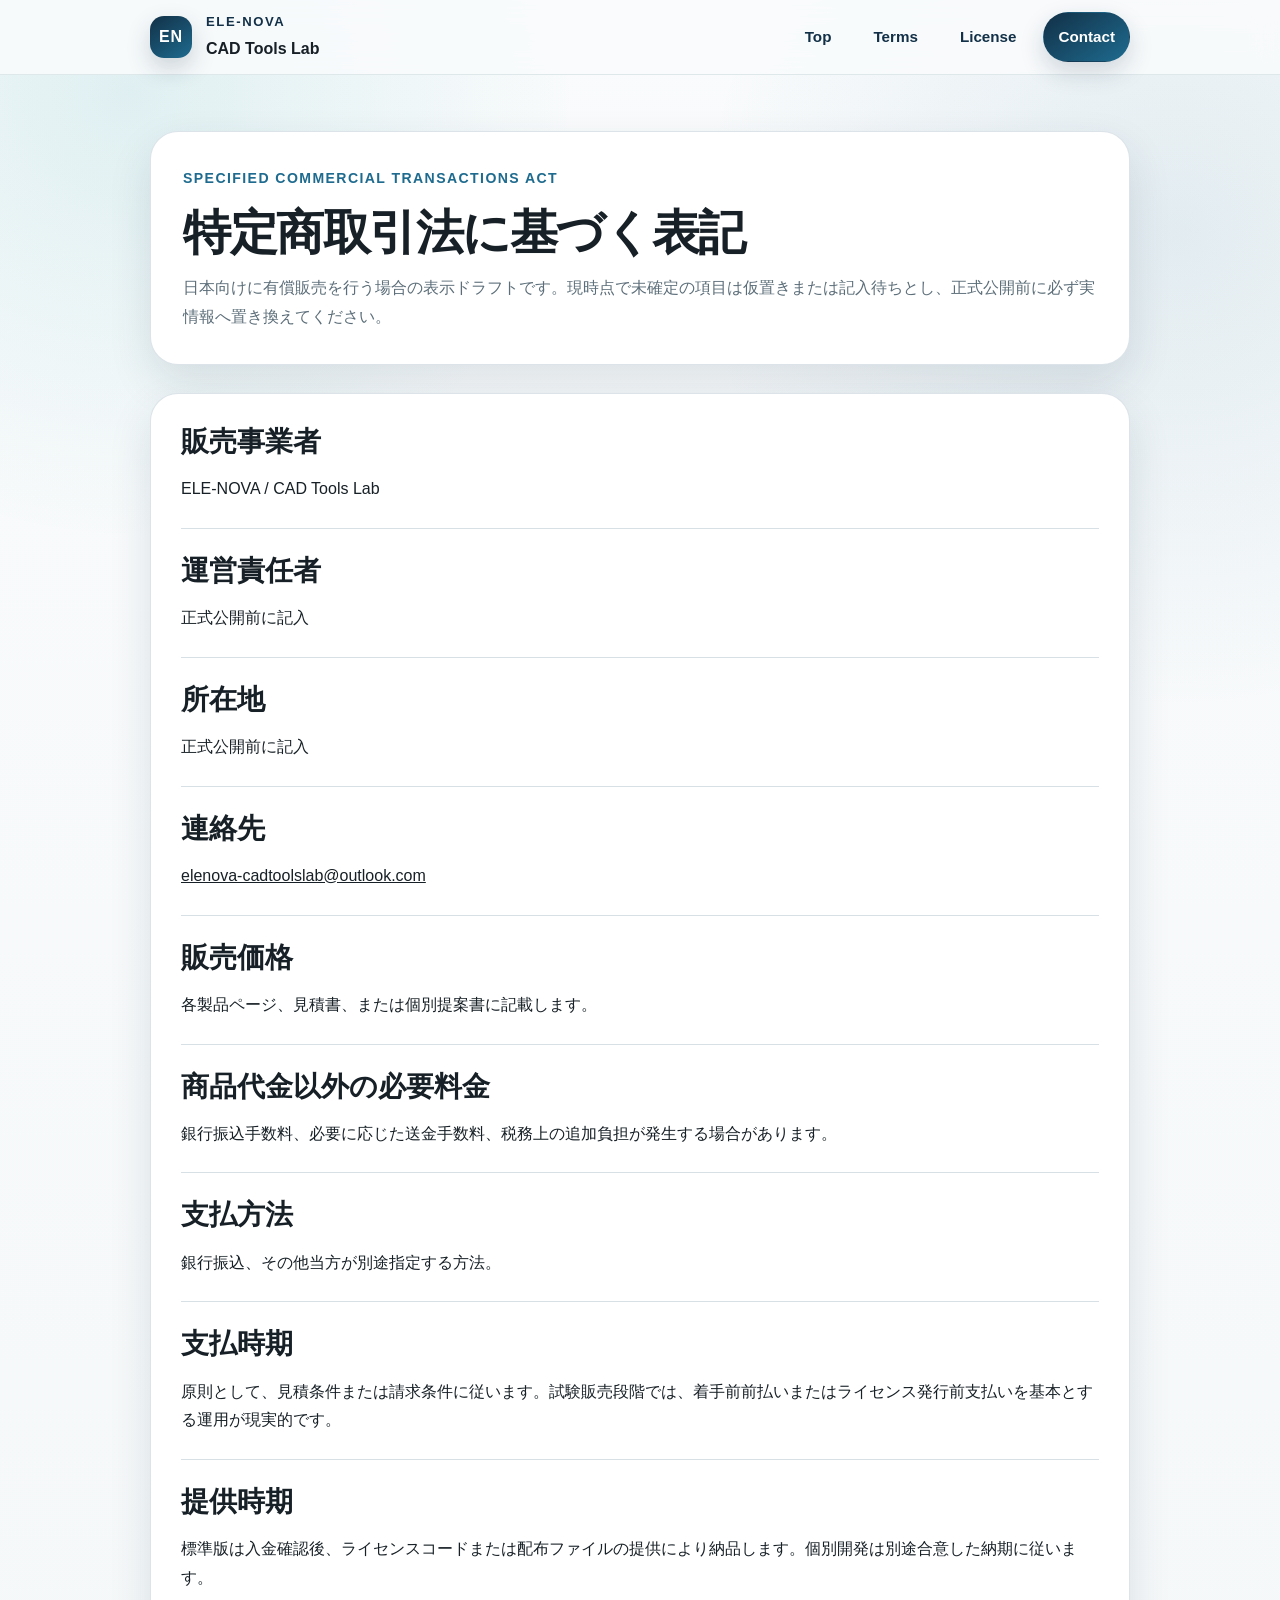
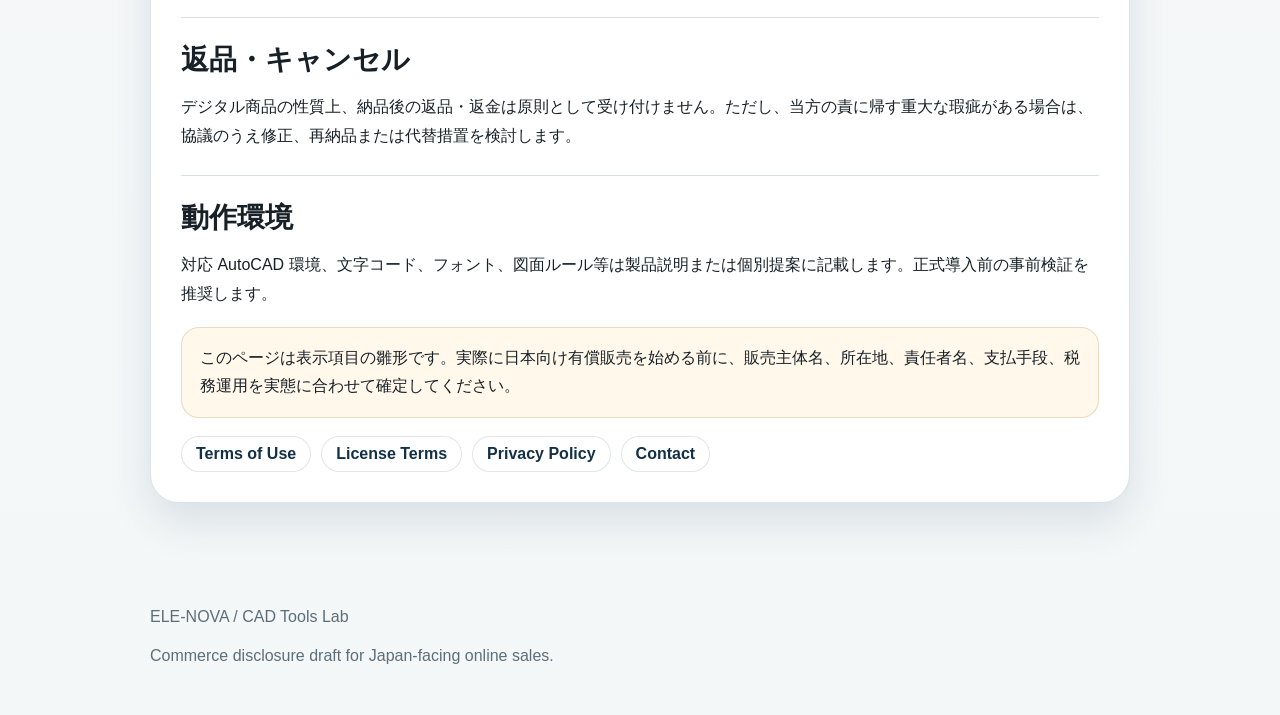
<file: tokutei.html>
<!doctype html>
<html lang="ja">
<head>
  <meta charset="utf-8">
  <meta name="viewport" content="width=device-width, initial-scale=1">
  <title>特定商取引法に基づく表記 | CAD Tools Lab</title>
  <meta name="description" content="ELE-NOVA / CAD Tools Lab の特定商取引法に基づく表記ドラフト。">
  <link rel="stylesheet" href="legal.css">
</head>
<body>
  <header>
    <div class="shell header-inner">
      <a class="brand" href="index.html" aria-label="CAD Tools Lab top">
        <span class="mark">EN</span>
        <span class="brand-text">
          <span class="brand-parent">ELE-NOVA</span>
          <span class="brand-product">CAD Tools Lab</span>
        </span>
      </a>
      <nav aria-label="Commerce navigation">
        <a href="index.html">Top</a>
        <a href="terms.html">Terms</a>
        <a href="license.html">License</a>
        <a class="nav-cta" href="contact.html">Contact</a>
      </nav>
    </div>
  </header>

  <main>
    <div class="shell">
      <section class="hero-card">
        <span class="eyebrow">Specified Commercial Transactions Act</span>
        <h1>特定商取引法に基づく表記</h1>
        <p class="lead">日本向けに有償販売を行う場合の表示ドラフトです。現時点で未確定の項目は仮置きまたは記入待ちとし、正式公開前に必ず実情報へ置き換えてください。</p>
      </section>

      <section class="content-card">
        <div class="section">
          <h2>販売事業者</h2>
          <p>ELE-NOVA / CAD Tools Lab</p>
        </div>

        <div class="section">
          <h2>運営責任者</h2>
          <p>正式公開前に記入</p>
        </div>

        <div class="section">
          <h2>所在地</h2>
          <p>正式公開前に記入</p>
        </div>

        <div class="section">
          <h2>連絡先</h2>
          <p><a href="mailto:elenova-cadtoolslab@outlook.com">elenova-cadtoolslab@outlook.com</a></p>
        </div>

        <div class="section">
          <h2>販売価格</h2>
          <p>各製品ページ、見積書、または個別提案書に記載します。</p>
        </div>

        <div class="section">
          <h2>商品代金以外の必要料金</h2>
          <p>銀行振込手数料、必要に応じた送金手数料、税務上の追加負担が発生する場合があります。</p>
        </div>

        <div class="section">
          <h2>支払方法</h2>
          <p>銀行振込、その他当方が別途指定する方法。</p>
        </div>

        <div class="section">
          <h2>支払時期</h2>
          <p>原則として、見積条件または請求条件に従います。試験販売段階では、着手前前払いまたはライセンス発行前支払いを基本とする運用が現実的です。</p>
        </div>

        <div class="section">
          <h2>提供時期</h2>
          <p>標準版は入金確認後、ライセンスコードまたは配布ファイルの提供により納品します。個別開発は別途合意した納期に従います。</p>
        </div>

        <div class="section">
          <h2>返品・キャンセル</h2>
          <p>デジタル商品の性質上、納品後の返品・返金は原則として受け付けません。ただし、当方の責に帰す重大な瑕疵がある場合は、協議のうえ修正、再納品または代替措置を検討します。</p>
        </div>

        <div class="section">
          <h2>動作環境</h2>
          <p>対応 AutoCAD 環境、文字コード、フォント、図面ルール等は製品説明または個別提案に記載します。正式導入前の事前検証を推奨します。</p>
        </div>

        <div class="callout warn">このページは表示項目の雛形です。実際に日本向け有償販売を始める前に、販売主体名、所在地、責任者名、支払手段、税務運用を実態に合わせて確定してください。</div>

        <div class="footer-links">
          <a href="terms.html">Terms of Use</a>
          <a href="license.html">License Terms</a>
          <a href="privacy.html">Privacy Policy</a>
          <a href="contact.html">Contact</a>
        </div>
      </section>
    </div>
  </main>

  <footer>
    <div class="shell">
      <div>ELE-NOVA / CAD Tools Lab</div>
      <div>Commerce disclosure draft for Japan-facing online sales.</div>
    </div>
  </footer>
</body>
</html>
</file>
<file: legal.css>
:root {
  --bg: #f4f7f8;
  --panel: #ffffff;
  --ink: #172026;
  --muted: #5c6e79;
  --line: #d6e0e5;
  --navy: #123047;
  --blue: #1e6b8f;
  --cyan: #28a0a8;
  --soft: #eaf2f4;
  --warn: #8a5b00;
  --shadow: 0 18px 44px rgba(18, 48, 71, 0.12);
}

* { box-sizing: border-box; }
html { scroll-behavior: smooth; }
body {
  margin: 0;
  color: var(--ink);
  background:
    radial-gradient(circle at 10% 4%, rgba(40, 160, 168, 0.12), transparent 28rem),
    radial-gradient(circle at 92% 10%, rgba(30, 107, 143, 0.10), transparent 30rem),
    linear-gradient(180deg, #f9fbfc 0%, var(--bg) 100%);
  font-family: "Yu Gothic", "BIZ UDPGothic", "Hiragino Kaku Gothic ProN", sans-serif;
  line-height: 1.8;
}

a { color: inherit; }
.shell { width: min(980px, calc(100% - 36px)); margin: 0 auto; }

header {
  position: sticky;
  top: 0;
  z-index: 10;
  backdrop-filter: blur(14px);
  background: rgba(249, 251, 252, 0.9);
  border-bottom: 1px solid rgba(214, 224, 229, 0.75);
}

.header-inner {
  min-height: 74px;
  display: flex;
  align-items: center;
  justify-content: space-between;
  gap: 24px;
}

.brand {
  display: inline-flex;
  align-items: center;
  gap: 14px;
  text-decoration: none;
}

.mark {
  width: 42px;
  height: 42px;
  border-radius: 14px;
  display: grid;
  place-items: center;
  background: linear-gradient(145deg, var(--navy), var(--blue));
  color: #fff;
  font-weight: 700;
  letter-spacing: 0.06em;
  box-shadow: 0 10px 24px rgba(18, 48, 71, 0.2);
}

.brand-text {
  display: flex;
  flex-direction: column;
  gap: 2px;
}

.brand-parent {
  font-size: 0.82rem;
  font-weight: 700;
  letter-spacing: 0.12em;
  color: var(--navy);
}

.brand-product {
  font-size: 1rem;
  font-weight: 700;
}

nav {
  display: flex;
  align-items: center;
  flex-wrap: wrap;
  justify-content: flex-end;
  gap: 12px;
}

nav a {
  text-decoration: none;
  color: var(--navy);
  font-weight: 700;
  font-size: 0.95rem;
  padding: 10px 14px;
  border-radius: 999px;
  border: 1px solid transparent;
}

nav a:hover {
  background: rgba(18, 48, 71, 0.06);
  border-color: rgba(18, 48, 71, 0.12);
}

.nav-cta {
  color: #fff;
  background: linear-gradient(145deg, var(--navy), var(--blue));
  box-shadow: 0 10px 24px rgba(18, 48, 71, 0.18);
}

main { padding: 56px 0 72px; }

.hero-card,
.content-card {
  background: var(--panel);
  border: 1px solid rgba(214, 224, 229, 0.85);
  border-radius: 28px;
  box-shadow: var(--shadow);
}

.hero-card {
  padding: 32px;
  margin-bottom: 28px;
}

.eyebrow {
  display: inline-flex;
  align-items: center;
  gap: 8px;
  color: var(--blue);
  font-size: 0.88rem;
  font-weight: 700;
  text-transform: uppercase;
  letter-spacing: 0.1em;
}

h1 {
  margin: 12px 0 14px;
  font-size: clamp(2rem, 4vw, 3rem);
  line-height: 1.15;
  letter-spacing: -0.03em;
}

h2 {
  margin: 0 0 10px;
  font-size: clamp(1.35rem, 2.2vw, 1.8rem);
  line-height: 1.25;
}

h3 {
  margin: 0 0 10px;
  font-size: 1.02rem;
}

p.lead {
  margin: 0;
  color: var(--muted);
  max-width: 58rem;
}

.meta {
  margin-top: 18px;
  display: flex;
  flex-wrap: wrap;
  gap: 10px;
}

.badge {
  display: inline-flex;
  align-items: center;
  min-height: 36px;
  padding: 0 14px;
  border-radius: 999px;
  font-size: 0.9rem;
  font-weight: 700;
  color: var(--navy);
  background: var(--soft);
  border: 1px solid rgba(18, 48, 71, 0.08);
}

.content-card {
  padding: 30px;
}

.section + .section {
  margin-top: 24px;
  padding-top: 24px;
  border-top: 1px solid var(--line);
}

ul, ol {
  margin: 12px 0 0;
  padding-left: 1.2rem;
}

li + li { margin-top: 8px; }

.callout {
  margin-top: 18px;
  padding: 16px 18px;
  border-radius: 18px;
  background: #f7fbfc;
  border: 1px solid rgba(30, 107, 143, 0.14);
}

.warn {
  background: #fff8eb;
  border-color: rgba(138, 91, 0, 0.18);
}

.footer-links {
  margin-top: 18px;
  display: flex;
  flex-wrap: wrap;
  gap: 10px;
}

.footer-links a {
  display: inline-flex;
  align-items: center;
  min-height: 36px;
  padding: 0 14px;
  border-radius: 999px;
  border: 1px solid rgba(18, 48, 71, 0.12);
  background: #fff;
  text-decoration: none;
  font-weight: 700;
  color: var(--navy);
}

footer {
  padding: 28px 0 44px;
  color: var(--muted);
}

footer .shell {
  display: grid;
  gap: 10px;
}

@media (max-width: 720px) {
  .header-inner {
    min-height: auto;
    padding: 14px 0;
    align-items: flex-start;
    flex-direction: column;
  }

  nav {
    justify-content: flex-start;
  }

  .hero-card,
  .content-card {
    border-radius: 22px;
    padding: 22px;
  }
}
</file>
